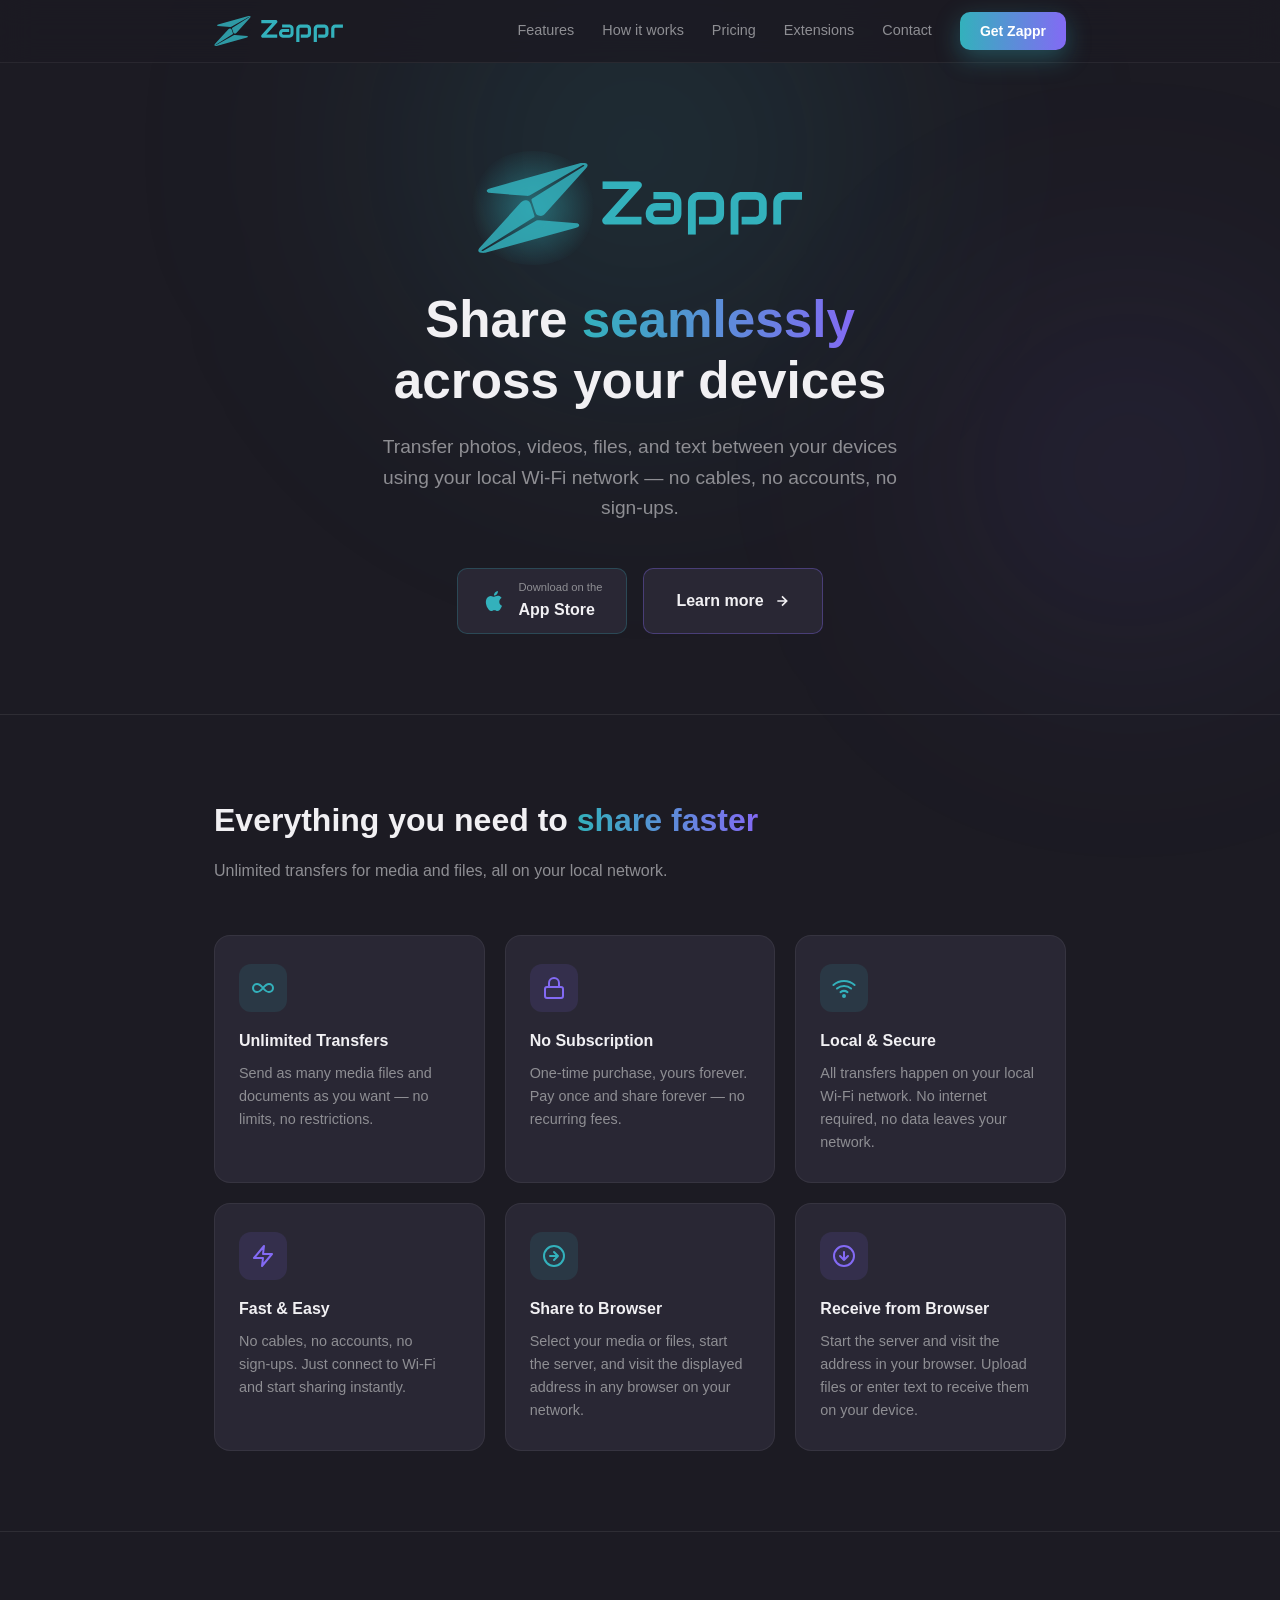
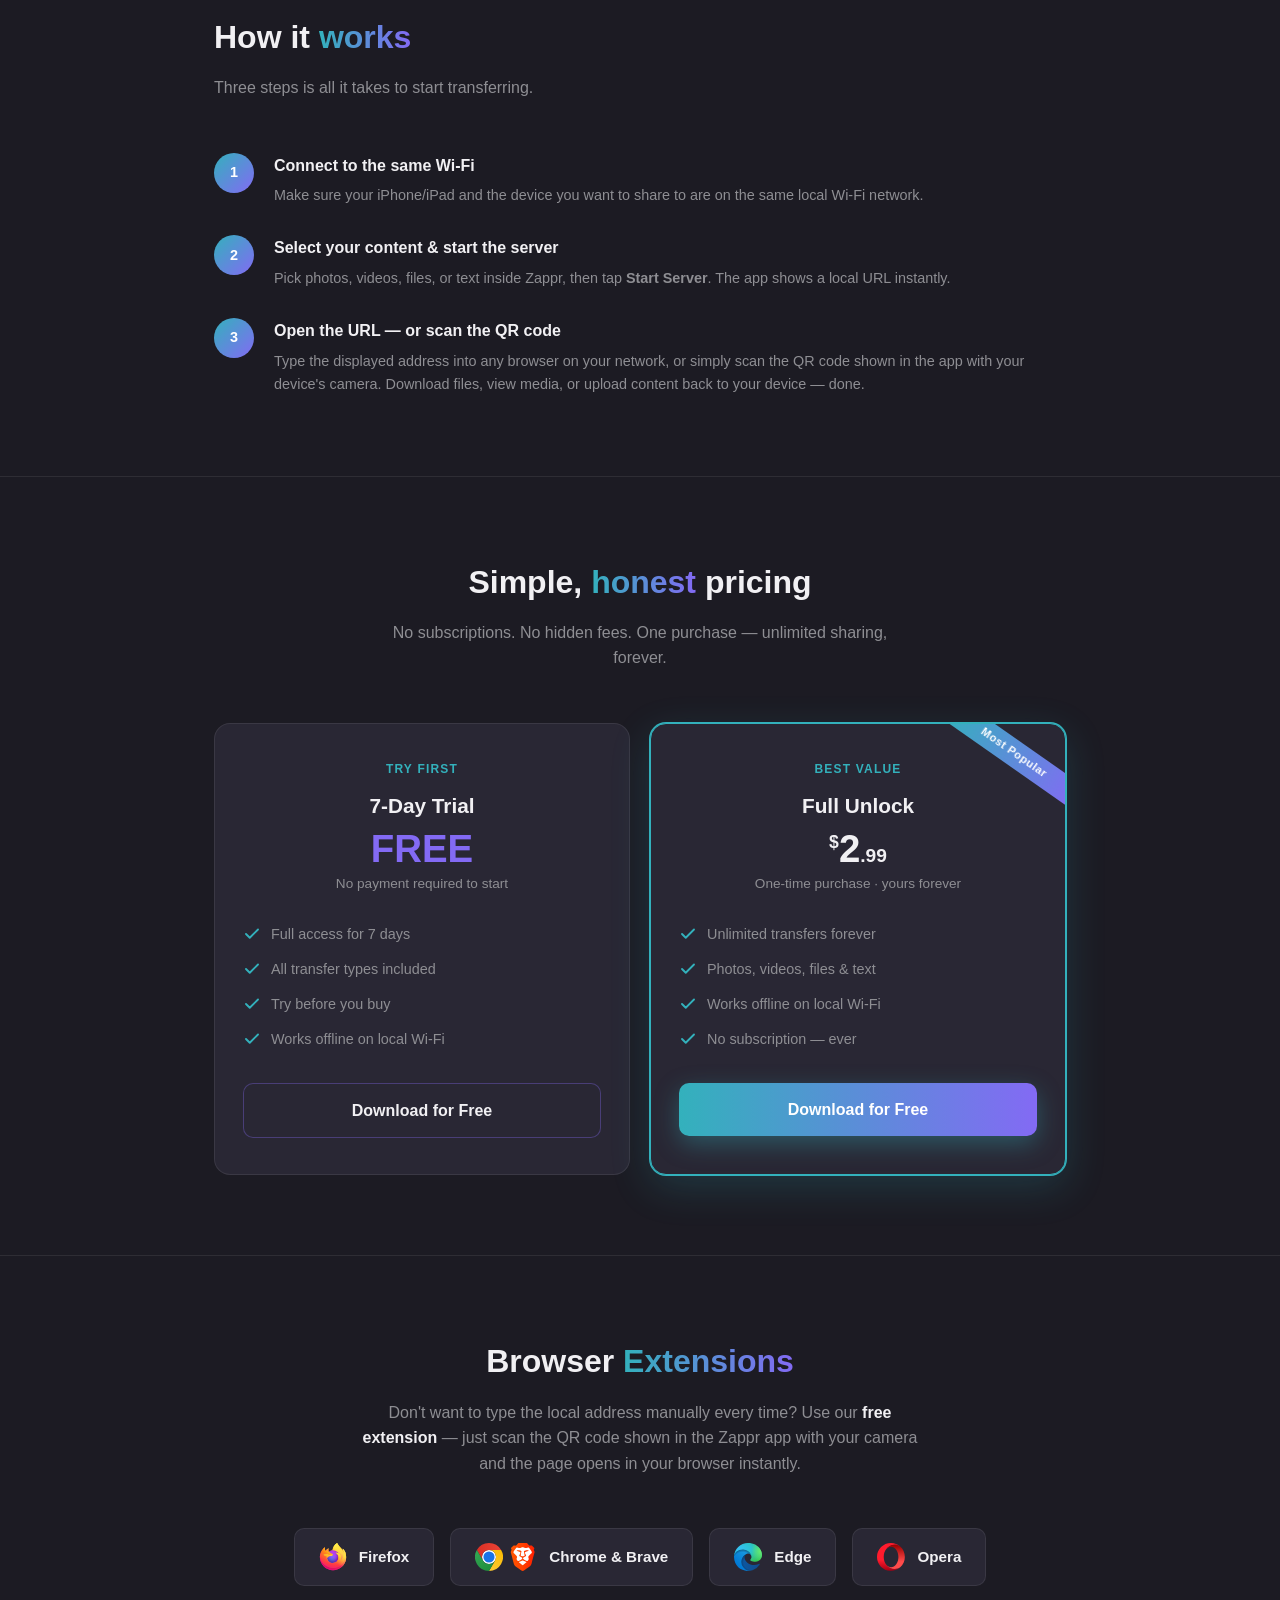
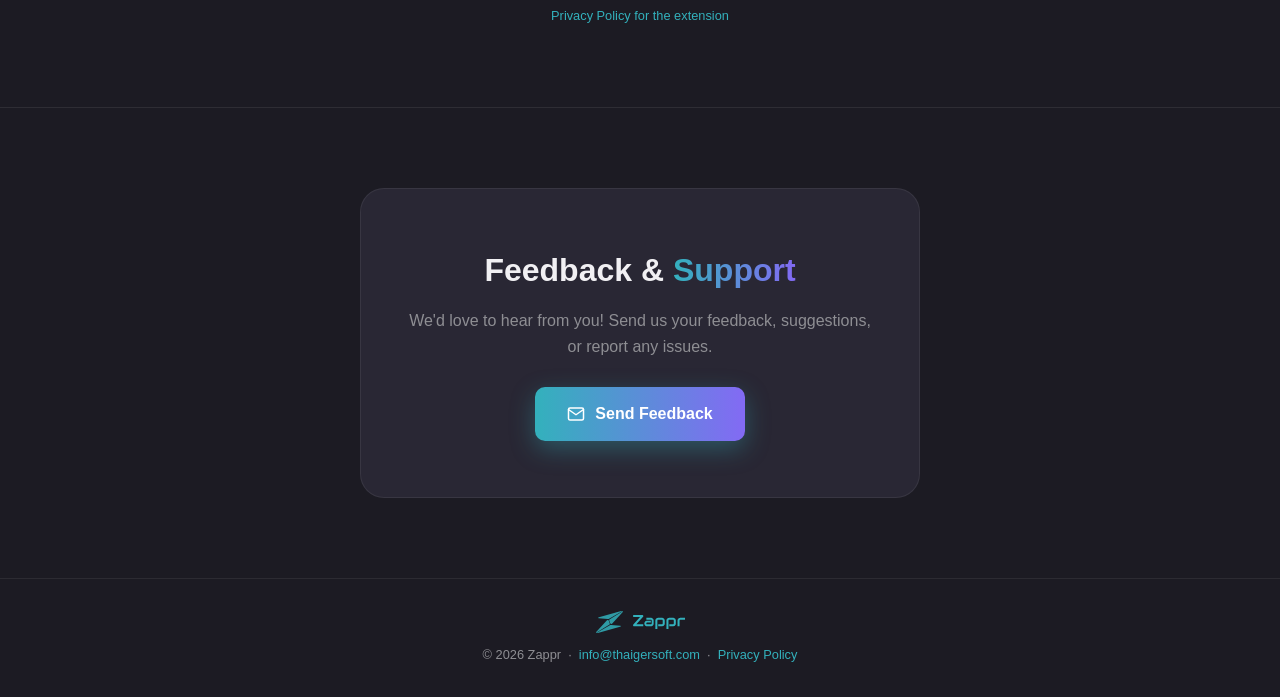
<file: index.html>
<!DOCTYPE html>
<html lang="en">
<head>
  <meta charset="UTF-8" />
  <meta name="viewport" content="width=device-width, initial-scale=1.0" />
  <title>Zappr – Share Seamlessly</title>
  <meta name="description" content="Transfer photos, videos, files, and text between your devices using your local Wi-Fi network. No cables, no accounts, no sign-ups." />

  <link rel="stylesheet" href="style.css" />
</head>

<body>

  <!-- Animated background -->
  <div class="bg-glow" aria-hidden="true"></div>

  <!-- Inline SVG definitions reused throughout the page -->
  <svg width="0" height="0" style="display:none" xmlns="http://www.w3.org/2000/svg">
    <symbol id="zappr-icon" viewBox="0 0 702 576" fill="none">
      <g transform="matrix(1,0,0,1,-120.145,-193.192)">
        <path d="M513.928,531.515C528.583,533.61 540.056,527.445 549.282,516.68L813.386,224.044C817.862,218.894 820.621,214.128 821.22,209.934C822.366,201.916 814.93,195.818 801.698,193.927C794.778,192.938 786.256,192.979 776.576,193.861L194.096,355.767C194.096,355.767 176.395,360.88 175.108,369.885C173.486,381.233 188.753,384.298 188.753,384.298L426.838,403.213C426.838,403.213 439.327,405.303 448.786,401.62L790.767,206.462C793.626,205.36 796.642,206.043 798.52,207.444C800.38,208.969 800.318,210.848 797.646,212.102L469.795,418.846C461.133,422.769 459.923,426.877 462.609,435.693L485.666,505.448C489.991,518.779 494.997,528.809 513.928,531.515Z" fill="currentColor" fill-opacity="0.85"/>
      </g>
      <g transform="matrix(1,0,0,1,-120.145,-193.192)">
        <path d="M428.408,431.274C413.758,429.141 402.269,435.275 393.015,446.015L128.137,737.951C123.648,743.09 120.876,747.848 120.265,752.041C119.098,760.055 126.518,766.173 139.745,768.099C146.662,769.106 155.184,769.088 164.867,768.232L747.773,607.867C747.773,607.867 765.488,602.802 766.799,593.801C768.451,582.456 753.192,579.352 753.192,579.352L515.158,559.806C515.158,559.806 502.674,557.683 493.206,561.34L150.709,755.593C147.847,756.687 144.833,755.996 142.959,754.59C141.103,753.061 141.17,751.182 143.845,749.934L472.243,544.059C480.914,540.159 482.135,536.055 479.472,527.232L456.6,457.416C452.311,444.074 447.331,434.03 428.408,431.274Z" fill="currentColor" fill-opacity="0.85"/>
      </g>
    </symbol>
    <symbol id="zappr-name" viewBox="0 0 1295 348" fill="none">
      <path d="M256.141 16.1562C258.094 20.7135 258.68 25.5312 257.898 30.6094C257.117 35.5573 255.034 39.7891 251.648 43.3047L84.0703 230.219H255.75V281H26.8438C21.8958 281 17.2734 279.633 12.9766 276.898C8.8099 274.034 5.6849 270.323 3.60156 265.766C1.38802 261.208 0.671875 256.456 1.45312 251.508C2.36458 246.56 4.44792 242.263 7.70312 238.617L175.672 51.7031H3.60156V0.921875H232.898C237.846 0.921875 242.404 2.35417 246.57 5.21875C250.867 7.95312 254.057 11.599 256.141 16.1562ZM514.344 211.078C514.344 218.109 513.107 225.727 510.633 233.93C508.159 242.003 504.122 249.555 498.523 256.586C493.055 263.487 485.828 269.281 476.844 273.969C467.99 278.656 457.182 281 444.422 281H352.82C345.789 281 338.172 279.763 329.969 277.289C321.896 274.815 314.344 270.844 307.312 265.375C300.411 259.776 294.617 252.549 289.93 243.695C285.242 234.711 282.898 223.839 282.898 211.078C282.898 204.047 284.135 196.43 286.609 188.227C289.083 180.023 293.055 172.471 298.523 165.57C304.122 158.539 311.349 152.68 320.203 147.992C329.188 143.305 340.06 140.961 352.82 140.961H444.422V189.398H352.82C345.919 189.398 340.581 191.547 336.805 195.844C333.029 200.01 331.141 205.219 331.141 211.469C331.141 218.109 333.289 223.318 337.586 227.094C342.013 230.74 347.221 232.562 353.211 232.562H444.422C451.323 232.562 456.661 230.479 460.438 226.312C464.214 222.146 466.102 216.938 466.102 210.688V139.789C466.102 133.148 464.018 127.875 459.852 123.969C455.815 120.062 450.672 118.109 444.422 118.109H332.898V69.8672H444.422C451.453 69.8672 459.005 71.1042 467.078 73.5781C475.281 76.0521 482.833 80.0885 489.734 85.6875C496.766 91.1562 502.625 98.3828 507.312 107.367C512 116.221 514.344 127.029 514.344 139.789V211.078ZM790.516 209.711C790.516 218.435 789.409 226.312 787.195 233.344C784.982 240.245 782.052 246.365 778.406 251.703C774.76 256.911 770.529 261.404 765.711 265.18C760.893 268.826 755.815 271.82 750.477 274.164C745.268 276.508 739.995 278.266 734.656 279.438C729.318 280.479 724.24 281 719.422 281H627.82V230.219H719.422C726.193 230.219 731.271 228.461 734.656 224.945C738.042 221.43 739.734 216.352 739.734 209.711V141.352C739.734 134.32 737.977 129.112 734.461 125.727C731.076 122.341 726.062 120.648 719.422 120.648H628.211C621.31 120.648 616.102 122.406 612.586 125.922C609.07 129.307 607.312 134.32 607.312 140.961V347.016H556.531V140.961C556.531 132.237 557.638 124.424 559.852 117.523C562.065 110.622 564.995 104.568 568.641 99.3594C572.417 94.0208 576.714 89.5286 581.531 85.8828C586.349 82.1068 591.362 79.0469 596.57 76.7031C601.909 74.3594 607.247 72.6667 612.586 71.625C618.055 70.4531 623.133 69.8672 627.82 69.8672H719.422C728.146 69.8672 735.958 70.974 742.859 73.1875C749.76 75.401 755.815 78.3307 761.023 81.9766C766.362 85.6224 770.854 89.8542 774.5 94.6719C778.276 99.4896 781.336 104.568 783.68 109.906C786.023 115.115 787.716 120.388 788.758 125.727C789.93 131.065 790.516 136.143 790.516 140.961V209.711ZM1066.69 209.711C1066.69 218.435 1065.58 226.312 1063.37 233.344C1061.15 240.245 1058.22 246.365 1054.58 251.703C1050.93 256.911 1046.7 261.404 1041.88 265.18C1037.07 268.826 1031.99 271.82 1026.65 274.164C1021.44 276.508 1016.17 278.266 1010.83 279.438C1005.49 280.479 1000.41 281 995.594 281H903.992V230.219H995.594C1002.36 230.219 1007.44 228.461 1010.83 224.945C1014.21 221.43 1015.91 216.352 1015.91 209.711V141.352C1015.91 134.32 1014.15 129.112 1010.63 125.727C1007.25 122.341 1002.23 120.648 995.594 120.648H904.383C897.482 120.648 892.273 122.406 888.758 125.922C885.242 129.307 883.484 134.32 883.484 140.961V347.016H832.703V140.961C832.703 132.237 833.81 124.424 836.023 117.523C838.237 110.622 841.167 104.568 844.812 99.3594C848.589 94.0208 852.885 89.5286 857.703 85.8828C862.521 82.1068 867.534 79.0469 872.742 76.7031C878.081 74.3594 883.419 72.6667 888.758 71.625C894.227 70.4531 899.305 69.8672 903.992 69.8672H995.594C1004.32 69.8672 1012.13 70.974 1019.03 73.1875C1025.93 75.401 1031.99 78.3307 1037.2 81.9766C1042.53 85.6224 1047.03 89.8542 1050.67 94.6719C1054.45 99.4896 1057.51 104.568 1059.85 109.906C1062.2 115.115 1063.89 120.388 1064.93 125.727C1066.1 131.065 1066.69 136.143 1066.69 140.961V209.711ZM1294.81 120.648H1180.55C1173.65 120.648 1168.45 122.406 1164.93 125.922C1161.41 129.307 1159.66 134.32 1159.66 140.961V281H1108.88V140.961C1108.88 132.237 1109.98 124.424 1112.2 117.523C1114.41 110.622 1117.34 104.568 1120.98 99.3594C1124.76 94.0208 1129.06 89.5286 1133.88 85.8828C1138.69 82.1068 1143.71 79.0469 1148.91 76.7031C1154.25 74.3594 1159.59 72.6667 1164.93 71.625C1170.4 70.4531 1175.48 69.8672 1180.16 69.8672H1294.81V120.648Z" fill="currentColor"/>
    </symbol>
  </svg>

  <!-- ─── NAV ─────────────────────────────────── -->
  <nav>
    <div class="container inner">
      <a href="#" class="nav-logo">
        <svg class="icon" viewBox="0 0 702 576" width="37" height="30" aria-label="Zappr icon"><use href="#zappr-icon"/></svg>
        <svg class="name" viewBox="0 0 1295 348" width="82" height="22" aria-label="Zappr"><use href="#zappr-name"/></svg>
      </a>
      <div class="nav-links">
        <a href="#features"    class="nav-link">Features</a>
        <a href="#how"         class="nav-link">How it works</a>
        <a href="#pricing"     class="nav-link">Pricing</a>
        <a href="#extensions"  class="nav-link">Extensions</a>
        <a href="#contact"     class="nav-link">Contact</a>
        <a href="https://apps.apple.com/app/6746931019" class="btn btn-primary nav-cta" target="_blank" rel="noopener noreferrer">Get Zappr</a>
      </div>
    </div>
  </nav>

  <!-- ─── HERO ─────────────────────────────────── -->
  <section id="hero">
    <div class="container">
      <div class="hero-logo">
        <div class="icon-wrap">
          <div class="glow"></div>
          <svg viewBox="0 0 702 576" width="110" height="90" aria-label="Zappr icon"><use href="#zappr-icon"/></svg>
        </div>
        <svg class="name-img" viewBox="0 0 1295 348" width="200" height="54" aria-label="Zappr"><use href="#zappr-name"/></svg>
      </div>

      <h1>
        Share <span class="gradient-text">seamlessly</span><br/>across your devices
      </h1>
      <p class="sub">
        Transfer photos, videos, files, and text between your devices
        using your local Wi‑Fi network — no cables, no accounts, no sign‑ups.
      </p>

      <div class="hero-actions">
        <!-- Replace href with your actual App Store link -->
        <a href="https://apps.apple.com/app/6746931019" class="appstore-badge" target="_blank" rel="noopener noreferrer">
          <svg viewBox="0 0 24 24" fill="currentColor" style="color:var(--teal)">
            <path d="M18.71 19.5c-.83 1.24-1.71 2.45-3.05 2.47-1.34.03-1.77-.79-3.29-.79-1.53 0-2 .77-3.27.82-1.31.05-2.3-1.32-3.14-2.53C4.25 17 2.94 12.45 4.7 9.39c.87-1.52 2.43-2.48 4.12-2.51 1.28-.02 2.5.87 3.29.87.78 0 2.26-1.07 3.8-.91.65.03 2.47.26 3.64 1.98l-.09.06c-.22.15-2.18 1.27-2.16 3.8.02 3.02 2.65 4.03 2.68 4.04-.03.07-.42 1.44-1.37 2.68M13 3.5c.73-.83 1.94-1.46 2.94-1.5.13 1.17-.34 2.35-1.04 3.19-.69.85-1.83 1.51-2.95 1.42-.15-1.15.41-2.35 1.05-3.11z"/>
          </svg>
          <div class="badge-text">
            <span class="sub">Download on the</span>
            <span class="main">App Store</span>
          </div>
        </a>

        <a href="#features" class="btn btn-secondary">
          Learn more
          <svg width="16" height="16" viewBox="0 0 24 24" fill="none" stroke="currentColor" stroke-width="2.5">
            <path d="M5 12h14M12 5l7 7-7 7"/>
          </svg>
        </a>
      </div>
    </div>
  </section>

  <hr class="divider" />

  <!-- ─── FEATURES ──────────────────────────────── -->
  <section id="features">
    <div class="container">
      <h2>Everything you need to <span class="gradient-text">share faster</span></h2>
      <p class="section-sub">Unlimited transfers for media and files, all on your local network.</p>

      <div class="features-grid">

        <div class="feature-card">
          <div class="feature-icon">
            <!-- Infinity / Unlimited -->
            <svg viewBox="0 0 24 24" fill="none" stroke="currentColor" stroke-width="2" stroke-linecap="round" stroke-linejoin="round">
              <path d="M12 12c-2-2.5-4-4-6-4a4 4 0 0 0 0 8c2 0 4-1.5 6-4z"/>
              <path d="M12 12c2 2.5 4 4 6 4a4 4 0 0 0 0-8c-2 0-4 1.5-6 4z"/>
            </svg>
          </div>
          <h3>Unlimited Transfers</h3>
          <p>Send as many media files and documents as you want — no limits, no restrictions.</p>
        </div>

        <div class="feature-card">
          <div class="feature-icon violet">
            <!-- Lock / No subscription -->
            <svg viewBox="0 0 24 24" fill="none" stroke="currentColor" stroke-width="2" stroke-linecap="round" stroke-linejoin="round">
              <rect x="3" y="11" width="18" height="11" rx="2" ry="2"/>
              <path d="M7 11V7a5 5 0 0 1 10 0v4"/>
            </svg>
          </div>
          <h3>No Subscription</h3>
          <p>One‑time purchase, yours forever. Pay once and share forever — no recurring fees.</p>
        </div>

        <div class="feature-card">
          <div class="feature-icon">
            <!-- WiFi -->
            <svg viewBox="0 0 24 24" fill="none" stroke="currentColor" stroke-width="2" stroke-linecap="round" stroke-linejoin="round">
              <path d="M5 12.55a11 11 0 0 1 14.08 0"/>
              <path d="M1.42 9a16 16 0 0 1 21.16 0"/>
              <path d="M8.53 16.11a6 6 0 0 1 6.95 0"/>
              <circle cx="12" cy="20" r="1" fill="currentColor"/>
            </svg>
          </div>
          <h3>Local &amp; Secure</h3>
          <p>All transfers happen on your local Wi‑Fi network. No internet required, no data leaves your network.</p>
        </div>

        <div class="feature-card">
          <div class="feature-icon violet">
            <!-- Bolt / Fast -->
            <svg viewBox="0 0 24 24" fill="none" stroke="currentColor" stroke-width="2" stroke-linecap="round" stroke-linejoin="round">
              <polygon points="13 2 3 14 12 14 11 22 21 10 12 10 13 2"/>
            </svg>
          </div>
          <h3>Fast &amp; Easy</h3>
          <p>No cables, no accounts, no sign‑ups. Just connect to Wi‑Fi and start sharing instantly.</p>
        </div>

        <div class="feature-card">
          <div class="feature-icon">
            <!-- Arrow right / Share to browser -->
            <svg viewBox="0 0 24 24" fill="none" stroke="currentColor" stroke-width="2" stroke-linecap="round" stroke-linejoin="round">
              <circle cx="12" cy="12" r="10"/>
              <path d="M12 8l4 4-4 4M8 12h8"/>
            </svg>
          </div>
          <h3>Share to Browser</h3>
          <p>Select your media or files, start the server, and visit the displayed address in any browser on your network.</p>
        </div>

        <div class="feature-card">
          <div class="feature-icon violet">
            <!-- Arrow down / Receive -->
            <svg viewBox="0 0 24 24" fill="none" stroke="currentColor" stroke-width="2" stroke-linecap="round" stroke-linejoin="round">
              <circle cx="12" cy="12" r="10"/>
              <path d="M8 12l4 4 4-4M12 8v8"/>
            </svg>
          </div>
          <h3>Receive from Browser</h3>
          <p>Start the server and visit the address in your browser. Upload files or enter text to receive them on your device.</p>
        </div>

      </div>
    </div>
  </section>

  <hr class="divider" />

  <!-- ─── HOW IT WORKS ──────────────────────────── -->
  <section id="how">
    <div class="container">
      <h2>How it <span class="gradient-text">works</span></h2>
      <p class="section-sub">Three steps is all it takes to start transferring.</p>

      <div class="steps">
        <div class="step">
          <div class="step-num">1</div>
          <div class="step-body">
            <h3>Connect to the same Wi‑Fi</h3>
            <p>Make sure your iPhone/iPad and the device you want to share to are on the same local Wi‑Fi network.</p>
          </div>
        </div>
        <div class="step">
          <div class="step-num">2</div>
          <div class="step-body">
            <h3>Select your content &amp; start the server</h3>
            <p>Pick photos, videos, files, or text inside Zappr, then tap <strong>Start Server</strong>. The app shows a local URL instantly.</p>
          </div>
        </div>
        <div class="step">
          <div class="step-num">3</div>
          <div class="step-body">
            <h3>Open the URL — or scan the QR code</h3>
            <p>Type the displayed address into any browser on your network, or simply scan the QR code shown in the app with your device's camera. Download files, view media, or upload content back to your device — done.</p>
          </div>
        </div>
      </div>
    </div>
  </section>

  <hr class="divider" />

  <!-- ─── PRICING ───────────────────────────────── -->
  <section id="pricing">
    <div class="container">
      <h2>Simple, <span class="gradient-text">honest</span> pricing</h2>
      <p class="section-sub" style="margin:0 auto 0; text-align:center;">
        No subscriptions. No hidden fees. One purchase — unlimited sharing, forever.
      </p>

      <div class="pricing-grid">

        <!-- Trial -->
        <div class="pricing-card">
          <div class="pricing-label">Try first</div>
          <h3>7‑Day Trial</h3>
          <div class="pricing-price" style="color:var(--violet)">FREE</div>
          <p class="pricing-note">No payment required to start</p>
          <ul class="pricing-features">
            <li>
              <svg viewBox="0 0 24 24" fill="none" stroke="currentColor" stroke-width="2.5" stroke-linecap="round" stroke-linejoin="round">
                <polyline points="20 6 9 17 4 12"/>
              </svg>
              Full access for 7 days
            </li>
            <li>
              <svg viewBox="0 0 24 24" fill="none" stroke="currentColor" stroke-width="2.5" stroke-linecap="round" stroke-linejoin="round">
                <polyline points="20 6 9 17 4 12"/>
              </svg>
              All transfer types included
            </li>
            <li>
              <svg viewBox="0 0 24 24" fill="none" stroke="currentColor" stroke-width="2.5" stroke-linecap="round" stroke-linejoin="round">
                <polyline points="20 6 9 17 4 12"/>
              </svg>
              Try before you buy
            </li>
            <li>
              <svg viewBox="0 0 24 24" fill="none" stroke="currentColor" stroke-width="2.5" stroke-linecap="round" stroke-linejoin="round">
                <polyline points="20 6 9 17 4 12"/>
              </svg>
              Works offline on local Wi‑Fi
            </li>
          </ul>
          <a href="https://apps.apple.com/app/6746931019" class="btn btn-secondary" target="_blank" rel="noopener noreferrer">Download for Free</a>
        </div>

        <!-- Full Unlock -->
        <div class="pricing-card featured">
          <div class="pricing-label">Best value</div>
          <h3>Full Unlock</h3>
          <div class="pricing-price">
            <span class="currency">$</span>2<span style="font-size:1.2rem">.99</span>
          </div>
          <p class="pricing-note">One‑time purchase · yours forever</p>
          <ul class="pricing-features">
            <li>
              <svg viewBox="0 0 24 24" fill="none" stroke="currentColor" stroke-width="2.5" stroke-linecap="round" stroke-linejoin="round">
                <polyline points="20 6 9 17 4 12"/>
              </svg>
              Unlimited transfers forever
            </li>
            <li>
              <svg viewBox="0 0 24 24" fill="none" stroke="currentColor" stroke-width="2.5" stroke-linecap="round" stroke-linejoin="round">
                <polyline points="20 6 9 17 4 12"/>
              </svg>
              Photos, videos, files &amp; text
            </li>
            <li>
              <svg viewBox="0 0 24 24" fill="none" stroke="currentColor" stroke-width="2.5" stroke-linecap="round" stroke-linejoin="round">
                <polyline points="20 6 9 17 4 12"/>
              </svg>
              Works offline on local Wi‑Fi
            </li>
            <li>
              <svg viewBox="0 0 24 24" fill="none" stroke="currentColor" stroke-width="2.5" stroke-linecap="round" stroke-linejoin="round">
                <polyline points="20 6 9 17 4 12"/>
              </svg>
              No subscription — ever
            </li>
          </ul>
          <a href="https://apps.apple.com/app/6746931019" class="btn btn-primary" target="_blank" rel="noopener noreferrer">Download for Free</a>
        </div>

      </div>
    </div>
  </section>

  <hr class="divider" />

  <!-- ─── EXTENSIONS ──────────────────────────────── -->
  <section id="extensions">
    <div class="container" style="text-align:center;">
      <h2>Browser <span class="gradient-text">Extensions</span></h2>
      <p class="section-sub" style="max-width:580px;margin-left:auto;margin-right:auto;text-align:center;">
        Don't want to type the local address manually every time? Use our <strong style="color:var(--white);">free extension</strong> — just scan the QR code shown in the Zappr app with your camera and the page opens in your browser instantly.
      </p>

      <div class="ext-buttons">

        <!-- Firefox -->
        <a href="https://addons.mozilla.org/en-US/firefox/addon/zappr-qr-scanner/" class="ext-btn" target="_blank" rel="noopener noreferrer">
          <span class="ext-icons">
            <img src="assets/Firefox.svg" alt="Firefox" />
          </span>
          Firefox
        </a>

        <!-- Chrome & Brave (same store) -->
        <a href="https://chromewebstore.google.com/detail/ggffdnccgcdaphaalkkifnkjdjjogdol?utm_source=item-share-cb" class="ext-btn" target="_blank" rel="noopener noreferrer">
          <span class="ext-icons">
            <img src="assets/Chrome.svg" alt="Chrome" />
            <img src="assets/Brave.svg"  alt="Brave"  />
          </span>
          Chrome &amp; Brave
        </a>

        <!-- Edge -->
        <a href="https://microsoftedge.microsoft.com/addons/detail/olebcbhmahekffmmkpenmldmmkjkdnjj" class="ext-btn" target="_blank" rel="noopener noreferrer">
          <span class="ext-icons">
            <img src="assets/Edge.svg" alt="Edge" />
          </span>
          Edge
        </a>

        <!-- Opera -->
        <a href="assets/zappr-qr-scanner-opera.zip" class="ext-btn" download>
          <span class="ext-icons">
            <img src="assets/Opera.svg" alt="Opera" />
          </span>
          Opera
        </a>

      </div>

      <p class="ext-note">
        <a href="privacy-extension.html">Privacy Policy for the extension</a>
      </p>
    </div>
  </section>

  <hr class="divider" />

  <!-- ─── CONTACT ───────────────────────────────── -->
  <section id="contact">
    <div class="container">
      <div class="contact-box">
        <h2>Feedback &amp; <span class="gradient-text">Support</span></h2>
        <p>We'd love to hear from you! Send us your feedback, suggestions, or report any issues.</p>
        <a href="mailto:info@thaigersoft.com?subject=Zappr%20Feedback&body=Hi%20Zappr%20Team%2C%0A%0A"
           class="btn btn-primary">
          <svg width="18" height="18" viewBox="0 0 24 24" fill="none" stroke="currentColor" stroke-width="2" stroke-linecap="round" stroke-linejoin="round">
            <path d="M4 4h16c1.1 0 2 .9 2 2v12c0 1.1-.9 2-2 2H4c-1.1 0-2-.9-2-2V6c0-1.1.9-2 2-2z"/>
            <polyline points="22,6 12,13 2,6"/>
          </svg>
          Send Feedback
        </a>
      </div>
    </div>
  </section>

  <!-- ─── FOOTER ────────────────────────────────── -->
  <footer>
    <div class="container">
      <div class="foot-logo">
        <svg class="icon" viewBox="0 0 702 576" width="27" height="22" aria-label="Zappr icon"><use href="#zappr-icon"/></svg>
        <svg class="name" viewBox="0 0 1295 348" width="52" height="14" aria-label="Zappr"><use href="#zappr-name"/></svg>
      </div>
      <p>
        &copy; 2026 Zappr &nbsp;·&nbsp;
        <a href="mailto:info@thaigersoft.com">info@thaigersoft.com</a>
        &nbsp;·&nbsp;
        <a href="privacy.html">Privacy Policy</a>
      </p>
    </div>
  </footer>

</body>
</html>
</file>
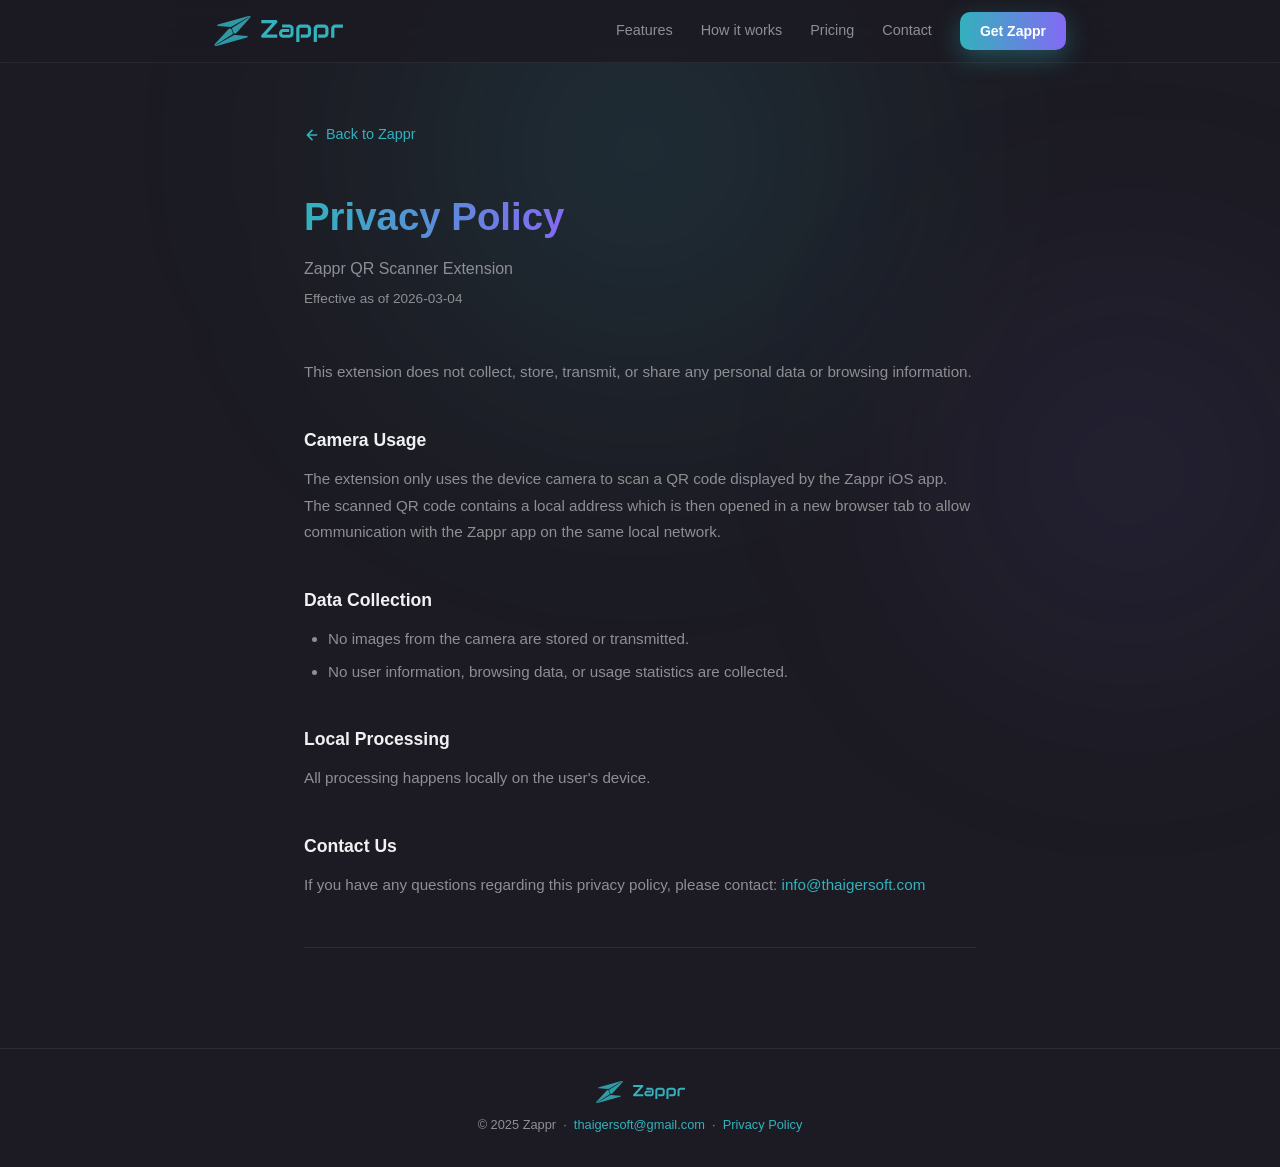
<file: privacy-extension.html>
<!DOCTYPE html>
<html lang="en">
<head>
  <meta charset="UTF-8" />
  <meta name="viewport" content="width=device-width, initial-scale=1.0" />
  <title>Privacy Policy – Zappr QR Scanner Extension</title>
  <link rel="stylesheet" href="style.css" />
  <style>
    .privacy-wrap {
      max-width: 720px;
      margin: 0 auto;
      padding: 60px 24px 100px;
    }
    .privacy-wrap h1 {
      font-size: clamp(1.8rem, 4vw, 2.4rem);
      font-weight: 700;
      margin-bottom: 8px;
    }
    .privacy-wrap .effective {
      color: var(--gray);
      font-size: 0.85rem;
      margin-bottom: 48px;
    }
    .privacy-wrap h2 {
      font-size: 1.1rem;
      font-weight: 700;
      color: var(--white);
      margin-top: 40px;
      margin-bottom: 12px;
    }
    .privacy-wrap p {
      color: var(--gray);
      font-size: 0.95rem;
      line-height: 1.75;
      margin-bottom: 16px;
    }
    .privacy-wrap ul {
      list-style: disc;
      padding-left: 24px;
      margin-bottom: 16px;
    }
    .privacy-wrap ul li {
      color: var(--gray);
      font-size: 0.95rem;
      line-height: 1.75;
      margin-bottom: 6px;
    }
    .privacy-wrap a {
      color: var(--teal);
      text-decoration: none;
    }
    .privacy-wrap a:hover { text-decoration: underline; }
    .privacy-wrap hr {
      border: none;
      border-top: 1px solid rgba(255,255,255,0.08);
      margin: 48px 0 0;
    }
    .back-link {
      display: inline-flex;
      align-items: center;
      gap: 6px;
      color: var(--gray);
      text-decoration: none;
      font-size: 0.9rem;
      margin-bottom: 40px;
      transition: color 0.2s;
    }
    .back-link:hover { color: var(--teal); }
    .back-link svg { width: 16px; height: 16px; }
  </style>
</head>

<body>

  <div class="bg-glow" aria-hidden="true"></div>

  <!-- Inline SVG symbols (reused for nav/footer) -->
  <svg width="0" height="0" style="display:none" xmlns="http://www.w3.org/2000/svg">
    <symbol id="zappr-icon" viewBox="0 0 702 576" fill="none">
      <g transform="matrix(1,0,0,1,-120.145,-193.192)">
        <path d="M513.928,531.515C528.583,533.61 540.056,527.445 549.282,516.68L813.386,224.044C817.862,218.894 820.621,214.128 821.22,209.934C822.366,201.916 814.93,195.818 801.698,193.927C794.778,192.938 786.256,192.979 776.576,193.861L194.096,355.767C194.096,355.767 176.395,360.88 175.108,369.885C173.486,381.233 188.753,384.298 188.753,384.298L426.838,403.213C426.838,403.213 439.327,405.303 448.786,401.62L790.767,206.462C793.626,205.36 796.642,206.043 798.52,207.444C800.38,208.969 800.318,210.848 797.646,212.102L469.795,418.846C461.133,422.769 459.923,426.877 462.609,435.693L485.666,505.448C489.991,518.779 494.997,528.809 513.928,531.515Z" fill="currentColor" fill-opacity="0.85"/>
      </g>
      <g transform="matrix(1,0,0,1,-120.145,-193.192)">
        <path d="M428.408,431.274C413.758,429.141 402.269,435.275 393.015,446.015L128.137,737.951C123.648,743.09 120.876,747.848 120.265,752.041C119.098,760.055 126.518,766.173 139.745,768.099C146.662,769.106 155.184,769.088 164.867,768.232L747.773,607.867C747.773,607.867 765.488,602.802 766.799,593.801C768.451,582.456 753.192,579.352 753.192,579.352L515.158,559.806C515.158,559.806 502.674,557.683 493.206,561.34L150.709,755.593C147.847,756.687 144.833,755.996 142.959,754.59C141.103,753.061 141.17,751.182 143.845,749.934L472.243,544.059C480.914,540.159 482.135,536.055 479.472,527.232L456.6,457.416C452.311,444.074 447.331,434.03 428.408,431.274Z" fill="currentColor" fill-opacity="0.85"/>
      </g>
    </symbol>
    <symbol id="zappr-name" viewBox="0 0 1295 348" fill="none">
      <path d="M256.141 16.1562C258.094 20.7135 258.68 25.5312 257.898 30.6094C257.117 35.5573 255.034 39.7891 251.648 43.3047L84.0703 230.219H255.75V281H26.8438C21.8958 281 17.2734 279.633 12.9766 276.898C8.8099 274.034 5.6849 270.323 3.60156 265.766C1.38802 261.208 0.671875 256.456 1.45312 251.508C2.36458 246.56 4.44792 242.263 7.70312 238.617L175.672 51.7031H3.60156V0.921875H232.898C237.846 0.921875 242.404 2.35417 246.57 5.21875C250.867 7.95312 254.057 11.599 256.141 16.1562ZM514.344 211.078C514.344 218.109 513.107 225.727 510.633 233.93C508.159 242.003 504.122 249.555 498.523 256.586C493.055 263.487 485.828 269.281 476.844 273.969C467.99 278.656 457.182 281 444.422 281H352.82C345.789 281 338.172 279.763 329.969 277.289C321.896 274.815 314.344 270.844 307.312 265.375C300.411 259.776 294.617 252.549 289.93 243.695C285.242 234.711 282.898 223.839 282.898 211.078C282.898 204.047 284.135 196.43 286.609 188.227C289.083 180.023 293.055 172.471 298.523 165.57C304.122 158.539 311.349 152.68 320.203 147.992C329.188 143.305 340.06 140.961 352.82 140.961H444.422V189.398H352.82C345.919 189.398 340.581 191.547 336.805 195.844C333.029 200.01 331.141 205.219 331.141 211.469C331.141 218.109 333.289 223.318 337.586 227.094C342.013 230.74 347.221 232.562 353.211 232.562H444.422C451.323 232.562 456.661 230.479 460.438 226.312C464.214 222.146 466.102 216.938 466.102 210.688V139.789C466.102 133.148 464.018 127.875 459.852 123.969C455.815 120.062 450.672 118.109 444.422 118.109H332.898V69.8672H444.422C451.453 69.8672 459.005 71.1042 467.078 73.5781C475.281 76.0521 482.833 80.0885 489.734 85.6875C496.766 91.1562 502.625 98.3828 507.312 107.367C512 116.221 514.344 127.029 514.344 139.789V211.078ZM790.516 209.711C790.516 218.435 789.409 226.312 787.195 233.344C784.982 240.245 782.052 246.365 778.406 251.703C774.76 256.911 770.529 261.404 765.711 265.18C760.893 268.826 755.815 271.82 750.477 274.164C745.268 276.508 739.995 278.266 734.656 279.438C729.318 280.479 724.24 281 719.422 281H627.82V230.219H719.422C726.193 230.219 731.271 228.461 734.656 224.945C738.042 221.43 739.734 216.352 739.734 209.711V141.352C739.734 134.32 737.977 129.112 734.461 125.727C731.076 122.341 726.062 120.648 719.422 120.648H628.211C621.31 120.648 616.102 122.406 612.586 125.922C609.07 129.307 607.312 134.32 607.312 140.961V347.016H556.531V140.961C556.531 132.237 557.638 124.424 559.852 117.523C562.065 110.622 564.995 104.568 568.641 99.3594C572.417 94.0208 576.714 89.5286 581.531 85.8828C586.349 82.1068 591.362 79.0469 596.57 76.7031C601.909 74.3594 607.247 72.6667 612.586 71.625C618.055 70.4531 623.133 69.8672 627.82 69.8672H719.422C728.146 69.8672 735.958 70.974 742.859 73.1875C749.76 75.401 755.815 78.3307 761.023 81.9766C766.362 85.6224 770.854 89.8542 774.5 94.6719C778.276 99.4896 781.336 104.568 783.68 109.906C786.023 115.115 787.716 120.388 788.758 125.727C789.93 131.065 790.516 136.143 790.516 140.961V209.711ZM1066.69 209.711C1066.69 218.435 1065.58 226.312 1063.37 233.344C1061.15 240.245 1058.22 246.365 1054.58 251.703C1050.93 256.911 1046.7 261.404 1041.88 265.18C1037.07 268.826 1031.99 271.82 1026.65 274.164C1021.44 276.508 1016.17 278.266 1010.83 279.438C1005.49 280.479 1000.41 281 995.594 281H903.992V230.219H995.594C1002.36 230.219 1007.44 228.461 1010.83 224.945C1014.21 221.43 1015.91 216.352 1015.91 209.711V141.352C1015.91 134.32 1014.15 129.112 1010.63 125.727C1007.25 122.341 1002.23 120.648 995.594 120.648H904.383C897.482 120.648 892.273 122.406 888.758 125.922C885.242 129.307 883.484 134.32 883.484 140.961V347.016H832.703V140.961C832.703 132.237 833.81 124.424 836.023 117.523C838.237 110.622 841.167 104.568 844.812 99.3594C848.589 94.0208 852.885 89.5286 857.703 85.8828C862.521 82.1068 867.534 79.0469 872.742 76.7031C878.081 74.3594 883.419 72.6667 888.758 71.625C894.227 70.4531 899.305 69.8672 903.992 69.8672H995.594C1004.32 69.8672 1012.13 70.974 1019.03 73.1875C1025.93 75.401 1031.99 78.3307 1037.2 81.9766C1042.53 85.6224 1047.03 89.8542 1050.67 94.6719C1054.45 99.4896 1057.51 104.568 1059.85 109.906C1062.2 115.115 1063.89 120.388 1064.93 125.727C1066.1 131.065 1066.69 136.143 1066.69 140.961V209.711ZM1294.81 120.648H1180.55C1173.65 120.648 1168.45 122.406 1164.93 125.922C1161.41 129.307 1159.66 134.32 1159.66 140.961V281H1108.88V140.961C1108.88 132.237 1109.98 124.424 1112.2 117.523C1114.41 110.622 1117.34 104.568 1120.98 99.3594C1124.76 94.0208 1129.06 89.5286 1133.88 85.8828C1138.69 82.1068 1143.71 79.0469 1148.91 76.7031C1154.25 74.3594 1159.59 72.6667 1164.93 71.625C1170.4 70.4531 1175.48 69.8672 1180.16 69.8672H1294.81V120.648Z" fill="currentColor"/>
    </symbol>
  </svg>

  <!-- NAV -->
  <nav>
    <div class="container inner">
      <a href="index.html" class="nav-logo">
        <svg class="icon" viewBox="0 0 702 576" width="37" height="30" aria-label="Zappr icon"><use href="#zappr-icon"/></svg>
        <svg class="name" viewBox="0 0 1295 348" width="82" height="22" aria-label="Zappr"><use href="#zappr-name"/></svg>
      </a>
      <div class="nav-links">
        <a href="index.html#features" class="nav-link">Features</a>
        <a href="index.html#how"      class="nav-link">How it works</a>
        <a href="index.html#pricing"  class="nav-link">Pricing</a>
        <a href="index.html#contact"  class="nav-link">Contact</a>
        <a href="index.html#pricing"  class="btn btn-primary nav-cta">Get Zappr</a>
      </div>
    </div>
  </nav>

  <!-- CONTENT -->
  <div class="privacy-wrap" style="position:relative;z-index:1;">

    <a href="index.html" class="back-link">
      <svg viewBox="0 0 24 24" fill="none" stroke="currentColor" stroke-width="2.5" stroke-linecap="round" stroke-linejoin="round">
        <path d="M19 12H5M12 5l-7 7 7 7"/>
      </svg>
      Back to Zappr
    </a>

    <h1><span class="gradient-text">Privacy Policy</span></h1>
    <p style="color:var(--gray);font-size:1rem;margin-bottom:4px;">Zappr QR Scanner Extension</p>
    <p class="effective">Effective as of 2026-03-04</p>

    <p>This extension does not collect, store, transmit, or share any personal data or browsing information.</p>

    <h2>Camera Usage</h2>
    <p>The extension only uses the device camera to scan a QR code displayed by the Zappr iOS app. The scanned QR code contains a local address which is then opened in a new browser tab to allow communication with the Zappr app on the same local network.</p>

    <h2>Data Collection</h2>
    <ul>
      <li>No images from the camera are stored or transmitted.</li>
      <li>No user information, browsing data, or usage statistics are collected.</li>
    </ul>

    <h2>Local Processing</h2>
    <p>All processing happens locally on the user's device.</p>

    <h2>Contact Us</h2>
    <p>If you have any questions regarding this privacy policy, please contact: <a href="mailto:info@thaigersoft.com">info@thaigersoft.com</a></p>

    <hr />
  </div>

  <!-- FOOTER -->
  <footer>
    <div class="container">
      <div class="foot-logo">
        <svg class="icon" viewBox="0 0 702 576" width="27" height="22" aria-label="Zappr icon"><use href="#zappr-icon"/></svg>
        <svg class="name" viewBox="0 0 1295 348" width="52" height="14" aria-label="Zappr"><use href="#zappr-name"/></svg>
      </div>
      <p>
        &copy; 2025 Zappr &nbsp;·&nbsp;
        <a href="mailto:thaigersoft@gmail.com">thaigersoft@gmail.com</a>
        &nbsp;·&nbsp;
        <a href="privacy.html">Privacy Policy</a>
      </p>
    </div>
  </footer>

</body>
</html>
</file>
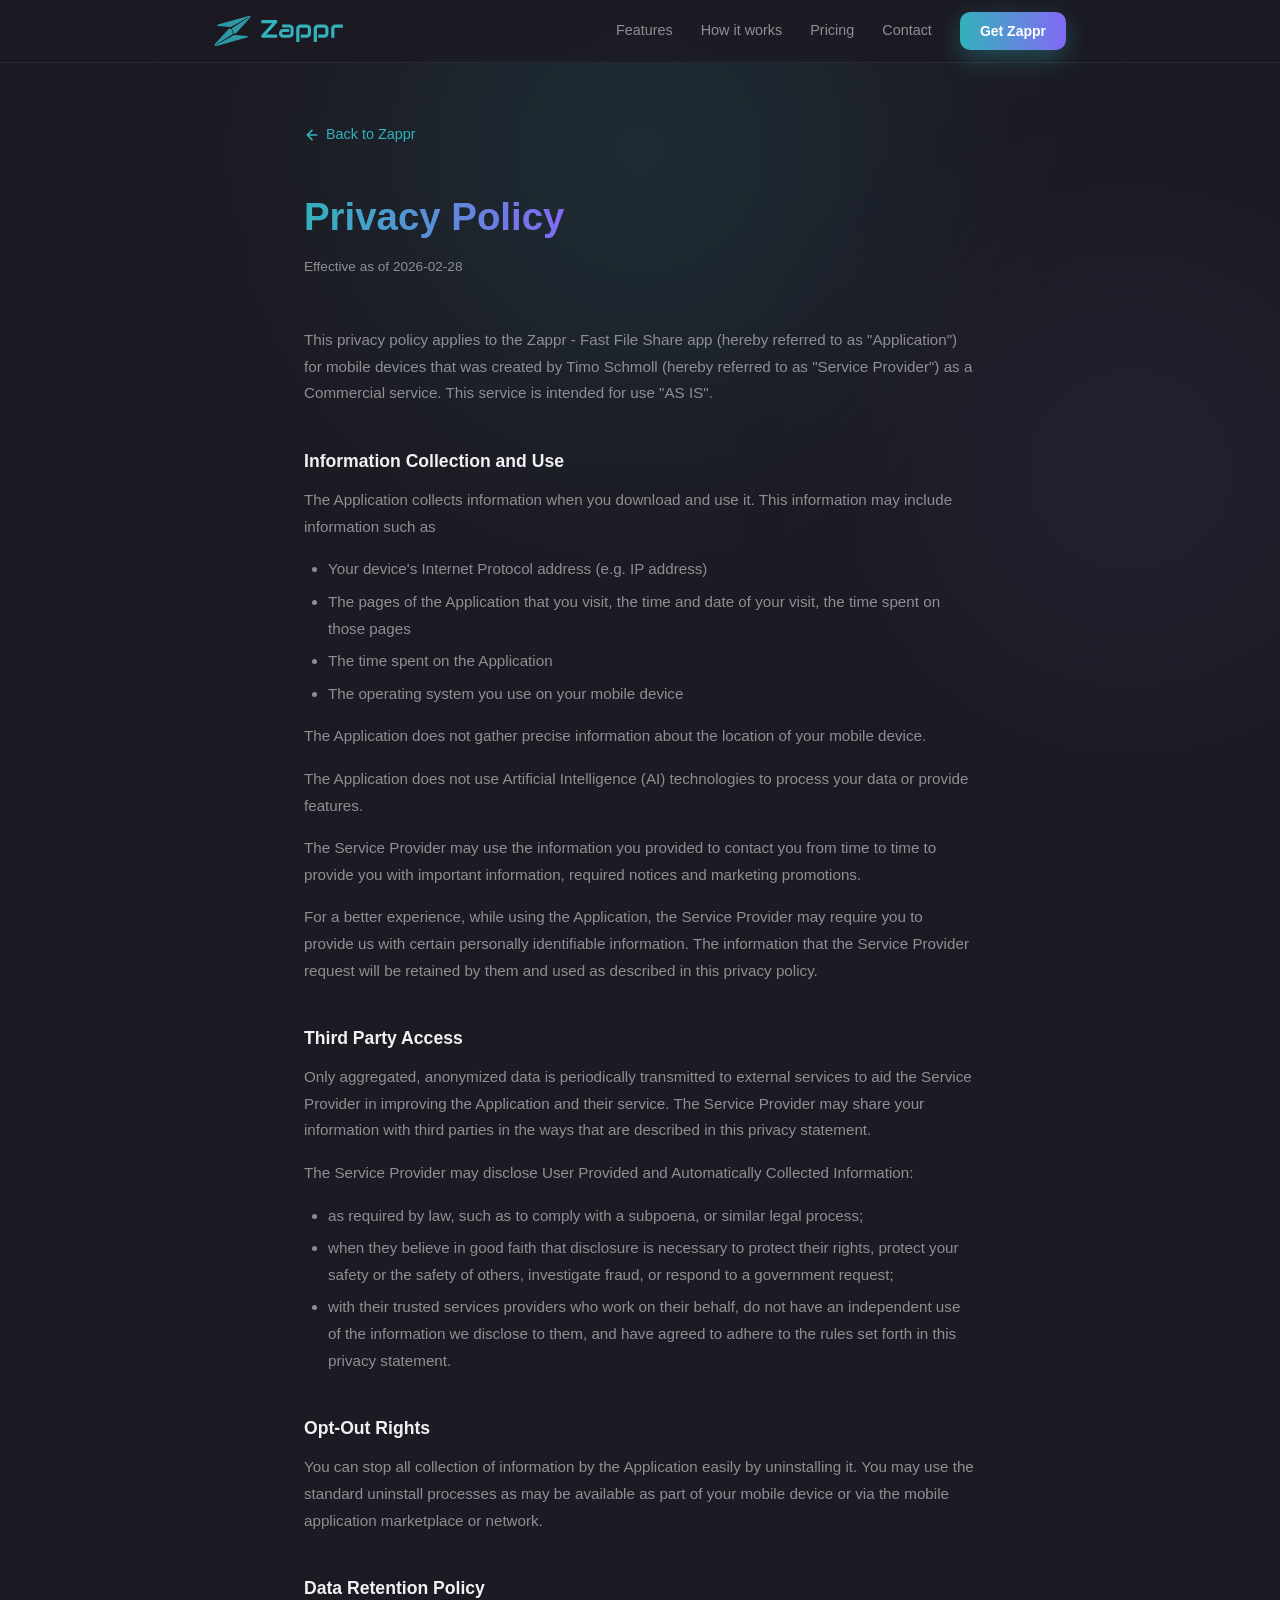
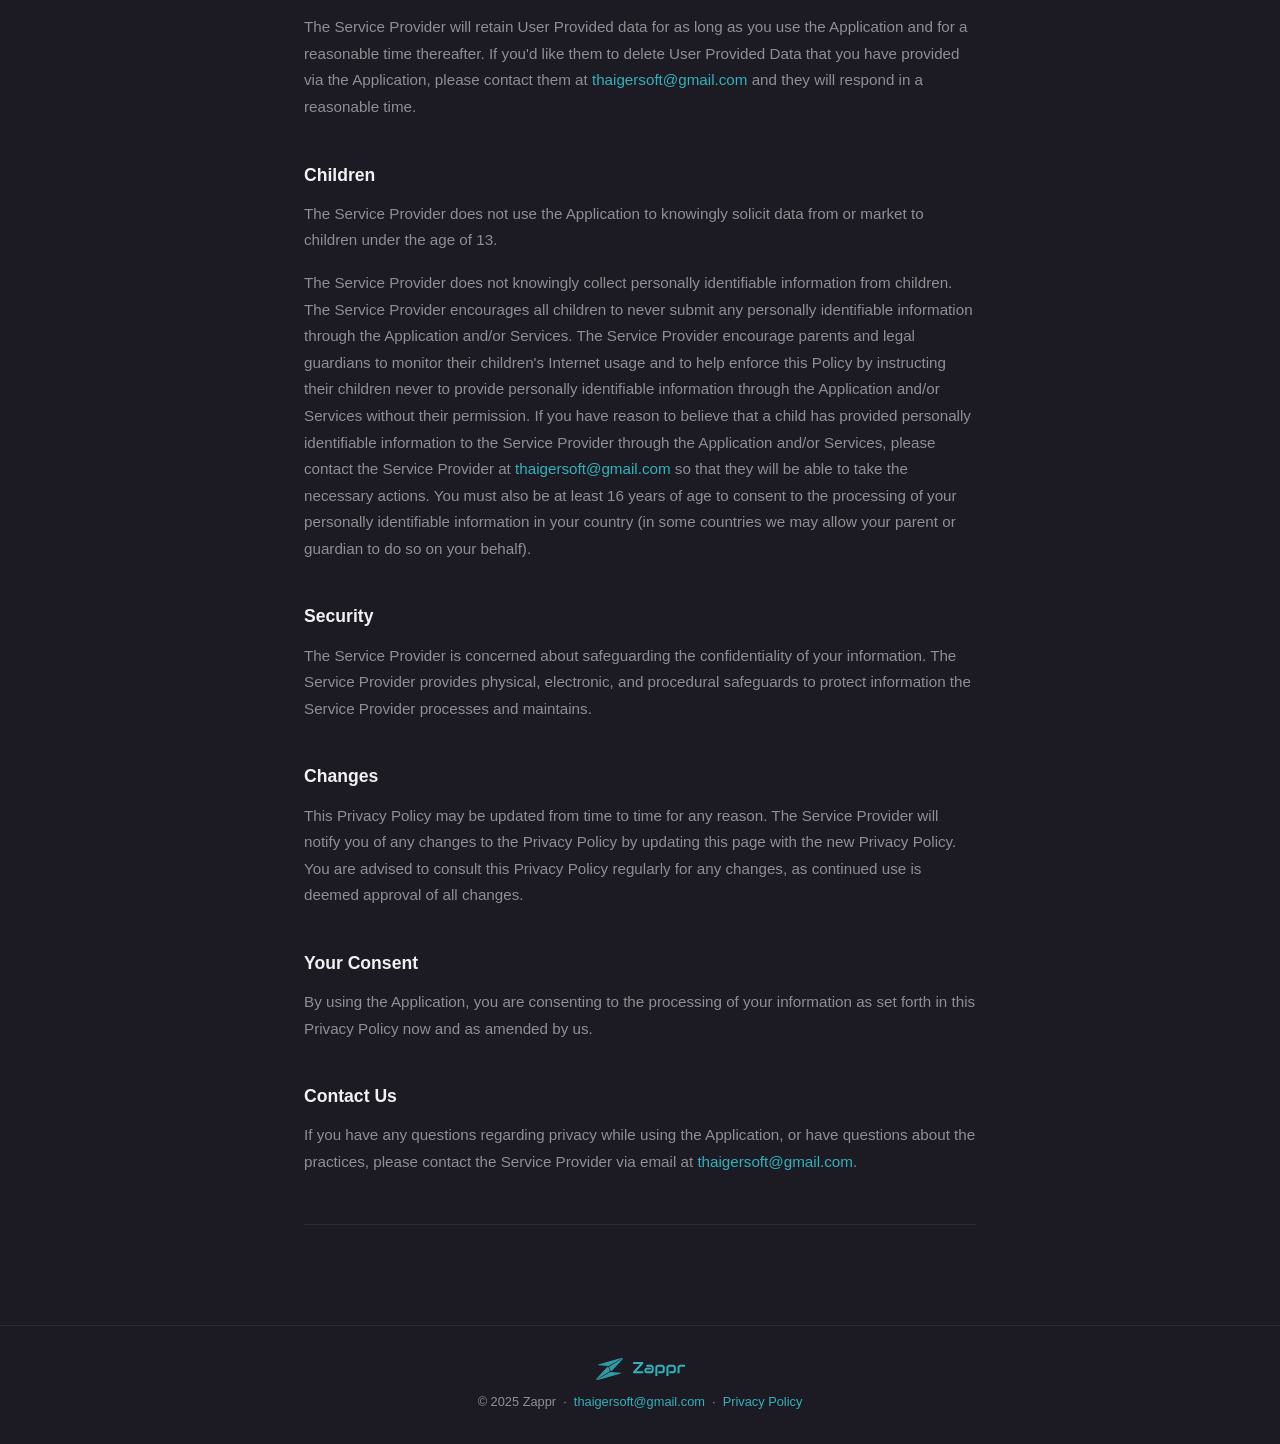
<file: privacy.html>
<!DOCTYPE html>
<html lang="en">
<head>
  <meta charset="UTF-8" />
  <meta name="viewport" content="width=device-width, initial-scale=1.0" />
  <title>Privacy Policy – Zappr</title>
  <link rel="stylesheet" href="style.css" />
  <style>
    .privacy-wrap {
      max-width: 720px;
      margin: 0 auto;
      padding: 60px 24px 100px;
    }
    .privacy-wrap h1 {
      font-size: clamp(1.8rem, 4vw, 2.4rem);
      font-weight: 700;
      margin-bottom: 8px;
    }
    .privacy-wrap .effective {
      color: var(--gray);
      font-size: 0.85rem;
      margin-bottom: 48px;
    }
    .privacy-wrap h2 {
      font-size: 1.1rem;
      font-weight: 700;
      color: var(--white);
      margin-top: 40px;
      margin-bottom: 12px;
    }
    .privacy-wrap p {
      color: var(--gray);
      font-size: 0.95rem;
      line-height: 1.75;
      margin-bottom: 16px;
    }
    .privacy-wrap ul {
      list-style: disc;
      padding-left: 24px;
      margin-bottom: 16px;
    }
    .privacy-wrap ul li {
      color: var(--gray);
      font-size: 0.95rem;
      line-height: 1.75;
      margin-bottom: 6px;
    }
    .privacy-wrap a {
      color: var(--teal);
      text-decoration: none;
    }
    .privacy-wrap a:hover { text-decoration: underline; }
    .privacy-wrap hr {
      border: none;
      border-top: 1px solid rgba(255,255,255,0.08);
      margin: 48px 0 0;
    }
    .back-link {
      display: inline-flex;
      align-items: center;
      gap: 6px;
      color: var(--gray);
      text-decoration: none;
      font-size: 0.9rem;
      margin-bottom: 40px;
      transition: color 0.2s;
    }
    .back-link:hover { color: var(--teal); }
    .back-link svg { width: 16px; height: 16px; }
  </style>
</head>

<body>

  <div class="bg-glow" aria-hidden="true"></div>

  <!-- Inline SVG symbols (reused for nav/footer) -->
  <svg width="0" height="0" style="display:none" xmlns="http://www.w3.org/2000/svg">
    <symbol id="zappr-icon" viewBox="0 0 702 576" fill="none">
      <g transform="matrix(1,0,0,1,-120.145,-193.192)">
        <path d="M513.928,531.515C528.583,533.61 540.056,527.445 549.282,516.68L813.386,224.044C817.862,218.894 820.621,214.128 821.22,209.934C822.366,201.916 814.93,195.818 801.698,193.927C794.778,192.938 786.256,192.979 776.576,193.861L194.096,355.767C194.096,355.767 176.395,360.88 175.108,369.885C173.486,381.233 188.753,384.298 188.753,384.298L426.838,403.213C426.838,403.213 439.327,405.303 448.786,401.62L790.767,206.462C793.626,205.36 796.642,206.043 798.52,207.444C800.38,208.969 800.318,210.848 797.646,212.102L469.795,418.846C461.133,422.769 459.923,426.877 462.609,435.693L485.666,505.448C489.991,518.779 494.997,528.809 513.928,531.515Z" fill="currentColor" fill-opacity="0.85"/>
      </g>
      <g transform="matrix(1,0,0,1,-120.145,-193.192)">
        <path d="M428.408,431.274C413.758,429.141 402.269,435.275 393.015,446.015L128.137,737.951C123.648,743.09 120.876,747.848 120.265,752.041C119.098,760.055 126.518,766.173 139.745,768.099C146.662,769.106 155.184,769.088 164.867,768.232L747.773,607.867C747.773,607.867 765.488,602.802 766.799,593.801C768.451,582.456 753.192,579.352 753.192,579.352L515.158,559.806C515.158,559.806 502.674,557.683 493.206,561.34L150.709,755.593C147.847,756.687 144.833,755.996 142.959,754.59C141.103,753.061 141.17,751.182 143.845,749.934L472.243,544.059C480.914,540.159 482.135,536.055 479.472,527.232L456.6,457.416C452.311,444.074 447.331,434.03 428.408,431.274Z" fill="currentColor" fill-opacity="0.85"/>
      </g>
    </symbol>
    <symbol id="zappr-name" viewBox="0 0 1295 348" fill="none">
      <path d="M256.141 16.1562C258.094 20.7135 258.68 25.5312 257.898 30.6094C257.117 35.5573 255.034 39.7891 251.648 43.3047L84.0703 230.219H255.75V281H26.8438C21.8958 281 17.2734 279.633 12.9766 276.898C8.8099 274.034 5.6849 270.323 3.60156 265.766C1.38802 261.208 0.671875 256.456 1.45312 251.508C2.36458 246.56 4.44792 242.263 7.70312 238.617L175.672 51.7031H3.60156V0.921875H232.898C237.846 0.921875 242.404 2.35417 246.57 5.21875C250.867 7.95312 254.057 11.599 256.141 16.1562ZM514.344 211.078C514.344 218.109 513.107 225.727 510.633 233.93C508.159 242.003 504.122 249.555 498.523 256.586C493.055 263.487 485.828 269.281 476.844 273.969C467.99 278.656 457.182 281 444.422 281H352.82C345.789 281 338.172 279.763 329.969 277.289C321.896 274.815 314.344 270.844 307.312 265.375C300.411 259.776 294.617 252.549 289.93 243.695C285.242 234.711 282.898 223.839 282.898 211.078C282.898 204.047 284.135 196.43 286.609 188.227C289.083 180.023 293.055 172.471 298.523 165.57C304.122 158.539 311.349 152.68 320.203 147.992C329.188 143.305 340.06 140.961 352.82 140.961H444.422V189.398H352.82C345.919 189.398 340.581 191.547 336.805 195.844C333.029 200.01 331.141 205.219 331.141 211.469C331.141 218.109 333.289 223.318 337.586 227.094C342.013 230.74 347.221 232.562 353.211 232.562H444.422C451.323 232.562 456.661 230.479 460.438 226.312C464.214 222.146 466.102 216.938 466.102 210.688V139.789C466.102 133.148 464.018 127.875 459.852 123.969C455.815 120.062 450.672 118.109 444.422 118.109H332.898V69.8672H444.422C451.453 69.8672 459.005 71.1042 467.078 73.5781C475.281 76.0521 482.833 80.0885 489.734 85.6875C496.766 91.1562 502.625 98.3828 507.312 107.367C512 116.221 514.344 127.029 514.344 139.789V211.078ZM790.516 209.711C790.516 218.435 789.409 226.312 787.195 233.344C784.982 240.245 782.052 246.365 778.406 251.703C774.76 256.911 770.529 261.404 765.711 265.18C760.893 268.826 755.815 271.82 750.477 274.164C745.268 276.508 739.995 278.266 734.656 279.438C729.318 280.479 724.24 281 719.422 281H627.82V230.219H719.422C726.193 230.219 731.271 228.461 734.656 224.945C738.042 221.43 739.734 216.352 739.734 209.711V141.352C739.734 134.32 737.977 129.112 734.461 125.727C731.076 122.341 726.062 120.648 719.422 120.648H628.211C621.31 120.648 616.102 122.406 612.586 125.922C609.07 129.307 607.312 134.32 607.312 140.961V347.016H556.531V140.961C556.531 132.237 557.638 124.424 559.852 117.523C562.065 110.622 564.995 104.568 568.641 99.3594C572.417 94.0208 576.714 89.5286 581.531 85.8828C586.349 82.1068 591.362 79.0469 596.57 76.7031C601.909 74.3594 607.247 72.6667 612.586 71.625C618.055 70.4531 623.133 69.8672 627.82 69.8672H719.422C728.146 69.8672 735.958 70.974 742.859 73.1875C749.76 75.401 755.815 78.3307 761.023 81.9766C766.362 85.6224 770.854 89.8542 774.5 94.6719C778.276 99.4896 781.336 104.568 783.68 109.906C786.023 115.115 787.716 120.388 788.758 125.727C789.93 131.065 790.516 136.143 790.516 140.961V209.711ZM1066.69 209.711C1066.69 218.435 1065.58 226.312 1063.37 233.344C1061.15 240.245 1058.22 246.365 1054.58 251.703C1050.93 256.911 1046.7 261.404 1041.88 265.18C1037.07 268.826 1031.99 271.82 1026.65 274.164C1021.44 276.508 1016.17 278.266 1010.83 279.438C1005.49 280.479 1000.41 281 995.594 281H903.992V230.219H995.594C1002.36 230.219 1007.44 228.461 1010.83 224.945C1014.21 221.43 1015.91 216.352 1015.91 209.711V141.352C1015.91 134.32 1014.15 129.112 1010.63 125.727C1007.25 122.341 1002.23 120.648 995.594 120.648H904.383C897.482 120.648 892.273 122.406 888.758 125.922C885.242 129.307 883.484 134.32 883.484 140.961V347.016H832.703V140.961C832.703 132.237 833.81 124.424 836.023 117.523C838.237 110.622 841.167 104.568 844.812 99.3594C848.589 94.0208 852.885 89.5286 857.703 85.8828C862.521 82.1068 867.534 79.0469 872.742 76.7031C878.081 74.3594 883.419 72.6667 888.758 71.625C894.227 70.4531 899.305 69.8672 903.992 69.8672H995.594C1004.32 69.8672 1012.13 70.974 1019.03 73.1875C1025.93 75.401 1031.99 78.3307 1037.2 81.9766C1042.53 85.6224 1047.03 89.8542 1050.67 94.6719C1054.45 99.4896 1057.51 104.568 1059.85 109.906C1062.2 115.115 1063.89 120.388 1064.93 125.727C1066.1 131.065 1066.69 136.143 1066.69 140.961V209.711ZM1294.81 120.648H1180.55C1173.65 120.648 1168.45 122.406 1164.93 125.922C1161.41 129.307 1159.66 134.32 1159.66 140.961V281H1108.88V140.961C1108.88 132.237 1109.98 124.424 1112.2 117.523C1114.41 110.622 1117.34 104.568 1120.98 99.3594C1124.76 94.0208 1129.06 89.5286 1133.88 85.8828C1138.69 82.1068 1143.71 79.0469 1148.91 76.7031C1154.25 74.3594 1159.59 72.6667 1164.93 71.625C1170.4 70.4531 1175.48 69.8672 1180.16 69.8672H1294.81V120.648Z" fill="currentColor"/>
    </symbol>
  </svg>

  <!-- NAV -->
  <nav>
    <div class="container inner">
      <a href="index.html" class="nav-logo">
        <svg class="icon" viewBox="0 0 702 576" width="37" height="30" aria-label="Zappr icon"><use href="#zappr-icon"/></svg>
        <svg class="name" viewBox="0 0 1295 348" width="82" height="22" aria-label="Zappr"><use href="#zappr-name"/></svg>
      </a>
      <div class="nav-links">
        <a href="index.html#features" class="nav-link">Features</a>
        <a href="index.html#how"      class="nav-link">How it works</a>
        <a href="index.html#pricing"  class="nav-link">Pricing</a>
        <a href="index.html#contact"  class="nav-link">Contact</a>
        <a href="index.html#pricing"  class="btn btn-primary nav-cta">Get Zappr</a>
      </div>
    </div>
  </nav>

  <!-- CONTENT -->
  <div class="privacy-wrap" style="position:relative;z-index:1;">

    <a href="index.html" class="back-link">
      <svg viewBox="0 0 24 24" fill="none" stroke="currentColor" stroke-width="2.5" stroke-linecap="round" stroke-linejoin="round">
        <path d="M19 12H5M12 5l-7 7 7 7"/>
      </svg>
      Back to Zappr
    </a>

    <h1><span class="gradient-text">Privacy Policy</span></h1>
    <p class="effective">Effective as of 2026-02-28</p>

    <p>This privacy policy applies to the Zappr - Fast File Share app (hereby referred to as "Application") for mobile devices that was created by Timo Schmoll (hereby referred to as "Service Provider") as a Commercial service. This service is intended for use "AS IS".</p>

    <h2>Information Collection and Use</h2>
    <p>The Application collects information when you download and use it. This information may include information such as</p>
    <ul>
      <li>Your device's Internet Protocol address (e.g. IP address)</li>
      <li>The pages of the Application that you visit, the time and date of your visit, the time spent on those pages</li>
      <li>The time spent on the Application</li>
      <li>The operating system you use on your mobile device</li>
    </ul>
    <p>The Application does not gather precise information about the location of your mobile device.</p>
    <p>The Application does not use Artificial Intelligence (AI) technologies to process your data or provide features.</p>
    <p>The Service Provider may use the information you provided to contact you from time to time to provide you with important information, required notices and marketing promotions.</p>
    <p>For a better experience, while using the Application, the Service Provider may require you to provide us with certain personally identifiable information. The information that the Service Provider request will be retained by them and used as described in this privacy policy.</p>

    <h2>Third Party Access</h2>
    <p>Only aggregated, anonymized data is periodically transmitted to external services to aid the Service Provider in improving the Application and their service. The Service Provider may share your information with third parties in the ways that are described in this privacy statement.</p>
    <p>The Service Provider may disclose User Provided and Automatically Collected Information:</p>
    <ul>
      <li>as required by law, such as to comply with a subpoena, or similar legal process;</li>
      <li>when they believe in good faith that disclosure is necessary to protect their rights, protect your safety or the safety of others, investigate fraud, or respond to a government request;</li>
      <li>with their trusted services providers who work on their behalf, do not have an independent use of the information we disclose to them, and have agreed to adhere to the rules set forth in this privacy statement.</li>
    </ul>

    <h2>Opt-Out Rights</h2>
    <p>You can stop all collection of information by the Application easily by uninstalling it. You may use the standard uninstall processes as may be available as part of your mobile device or via the mobile application marketplace or network.</p>

    <h2>Data Retention Policy</h2>
    <p>The Service Provider will retain User Provided data for as long as you use the Application and for a reasonable time thereafter. If you'd like them to delete User Provided Data that you have provided via the Application, please contact them at <a href="mailto:thaigersoft@gmail.com">thaigersoft@gmail.com</a> and they will respond in a reasonable time.</p>

    <h2>Children</h2>
    <p>The Service Provider does not use the Application to knowingly solicit data from or market to children under the age of 13.</p>
    <p>The Service Provider does not knowingly collect personally identifiable information from children. The Service Provider encourages all children to never submit any personally identifiable information through the Application and/or Services. The Service Provider encourage parents and legal guardians to monitor their children's Internet usage and to help enforce this Policy by instructing their children never to provide personally identifiable information through the Application and/or Services without their permission. If you have reason to believe that a child has provided personally identifiable information to the Service Provider through the Application and/or Services, please contact the Service Provider at <a href="mailto:thaigersoft@gmail.com">thaigersoft@gmail.com</a> so that they will be able to take the necessary actions. You must also be at least 16 years of age to consent to the processing of your personally identifiable information in your country (in some countries we may allow your parent or guardian to do so on your behalf).</p>

    <h2>Security</h2>
    <p>The Service Provider is concerned about safeguarding the confidentiality of your information. The Service Provider provides physical, electronic, and procedural safeguards to protect information the Service Provider processes and maintains.</p>

    <h2>Changes</h2>
    <p>This Privacy Policy may be updated from time to time for any reason. The Service Provider will notify you of any changes to the Privacy Policy by updating this page with the new Privacy Policy. You are advised to consult this Privacy Policy regularly for any changes, as continued use is deemed approval of all changes.</p>

    <h2>Your Consent</h2>
    <p>By using the Application, you are consenting to the processing of your information as set forth in this Privacy Policy now and as amended by us.</p>

    <h2>Contact Us</h2>
    <p>If you have any questions regarding privacy while using the Application, or have questions about the practices, please contact the Service Provider via email at <a href="mailto:thaigersoft@gmail.com">thaigersoft@gmail.com</a>.</p>

    <hr />
  </div>

  <!-- FOOTER -->
  <footer>
    <div class="container">
      <div class="foot-logo">
        <svg class="icon" viewBox="0 0 702 576" width="27" height="22" aria-label="Zappr icon"><use href="#zappr-icon"/></svg>
        <svg class="name" viewBox="0 0 1295 348" width="52" height="14" aria-label="Zappr"><use href="#zappr-name"/></svg>
      </div>
      <p>
        &copy; 2025 Zappr &nbsp;·&nbsp;
        <a href="mailto:thaigersoft@gmail.com">thaigersoft@gmail.com</a>
        &nbsp;·&nbsp;
        <a href="privacy.html">Privacy Policy</a>
      </p>
    </div>
  </footer>

</body>
</html>
</file>
<file: style.css>
/* ─── Tokens ─────────────────────────────────────── */
:root {
  --dark:       #1c1b23;
  --light-dark: #292734;
  --teal:       #33b1bc;
  --violet:     #836af4;
  --gray:       #8e8e93;
  --white:      #f1f0f3;
  --radius-sm:  10px;
  --radius-md:  16px;
  --radius-lg:  24px;
}

/* ─── Reset ──────────────────────────────────────── */
*, *::before, *::after { box-sizing: border-box; margin: 0; padding: 0; }
html { scroll-behavior: smooth; }

body {
  background: var(--dark);
  color: var(--white);
  font-family: -apple-system, BlinkMacSystemFont, "Segoe UI", Helvetica, Arial, sans-serif;
  line-height: 1.6;
  overflow-x: hidden;
}

/* ─── Utility ────────────────────────────────────── */
.container {
  max-width: 900px;
  margin: 0 auto;
  padding: 0 24px;
}

.gradient-text {
  background: linear-gradient(90deg, var(--teal), var(--violet));
  -webkit-background-clip: text;
  -webkit-text-fill-color: transparent;
  background-clip: text;
}

.btn {
  display: inline-flex;
  align-items: center;
  gap: 10px;
  padding: 14px 32px;
  border-radius: var(--radius-sm);
  font-size: 1rem;
  font-weight: 600;
  cursor: pointer;
  text-decoration: none;
  border: none;
  transition: opacity 0.2s, transform 0.15s;
}
.btn:hover { opacity: 0.88; transform: translateY(-1px); }
.btn:active { transform: translateY(0); }

.btn-primary {
  background: linear-gradient(90deg, var(--teal), var(--violet));
  color: #fff;
  box-shadow: 0 8px 24px rgba(51, 177, 188, 0.35);
}
.btn-secondary {
  background: var(--light-dark);
  color: var(--white);
  border: 1px solid rgba(131, 106, 244, 0.35);
}

/* ─── Animated Gradient BG ───────────────────────── */
.bg-glow {
  position: fixed;
  inset: 0;
  pointer-events: none;
  z-index: 0;
  overflow: hidden;
}
.bg-glow::before,
.bg-glow::after {
  content: "";
  position: absolute;
  border-radius: 50%;
  filter: blur(120px);
  animation: pulse 6s ease-in-out infinite alternate;
}
.bg-glow::before {
  width: 700px; height: 700px;
  top: -200px; left: 50%;
  transform: translateX(-50%);
  background: radial-gradient(circle, rgba(51,177,188,0.18) 0%, transparent 70%);
}
.bg-glow::after {
  width: 500px; height: 500px;
  bottom: 20%; right: -100px;
  background: radial-gradient(circle, rgba(131,106,244,0.14) 0%, transparent 70%);
  animation-delay: -3s;
}
@keyframes pulse {
  from { transform: translateX(-50%) scale(1); opacity: 0.8; }
  to   { transform: translateX(-50%) scale(1.2); opacity: 1; }
}
.bg-glow::after { animation-name: pulseRight; }
@keyframes pulseRight {
  from { transform: scale(1); opacity: 0.6; }
  to   { transform: scale(1.25); opacity: 1; }
}

/* ─── NAV ────────────────────────────────────────── */
nav {
  position: sticky;
  top: 0;
  z-index: 100;
  background: rgba(28, 27, 35, 0.85);
  backdrop-filter: blur(16px);
  -webkit-backdrop-filter: blur(16px);
  border-bottom: 1px solid rgba(255,255,255,0.06);
}
nav .inner {
  display: flex;
  align-items: center;
  justify-content: space-between;
  height: 62px;
}
.nav-logo {
  display: flex;
  align-items: center;
  gap: 10px;
  text-decoration: none;
}
.nav-logo svg.icon { width: 37px; height: 30px; color: var(--teal); }
.nav-logo svg.name { width: 82px; height: 22px; color: var(--teal); }
nav .nav-link {
  color: var(--gray);
  text-decoration: none;
  font-size: 0.9rem;
  font-weight: 500;
  transition: color 0.2s;
}
nav .nav-link:hover { color: var(--teal); }
nav .nav-links { display: flex; gap: 28px; align-items: center; }
nav .nav-cta {
  padding: 8px 20px;
  font-size: 0.875rem;
}

/* ─── HERO ───────────────────────────────────────── */
#hero {
  position: relative;
  z-index: 1;
  padding: 100px 0 80px;
  text-align: center;
}
.hero-logo {
  display: inline-flex;
  align-items: center;
  gap: 14px;
  margin-bottom: 36px;
}
.hero-logo .icon-wrap {
  position: relative;
  width: 110px; height: 90px;
}
.hero-logo .icon-wrap .glow {
  position: absolute;
  inset: -12px;
  border-radius: 50%;
  background: radial-gradient(circle, rgba(51,177,188,0.5) 0%, transparent 70%);
  animation: iconPulse 3s ease-in-out infinite alternate;
}
@keyframes iconPulse {
  from { opacity: 0.4; transform: scale(0.95); }
  to   { opacity: 0.8; transform: scale(1.1); }
}
.hero-logo .icon-wrap svg { width: 110px; height: 90px; position: relative; z-index: 1; color: var(--teal); }
.hero-logo .name-img { width: 200px; height: 54px; color: var(--teal); }

#hero h1 {
  font-size: clamp(2rem, 5vw, 3.2rem);
  font-weight: 700;
  line-height: 1.2;
  margin-bottom: 20px;
}
#hero p.sub {
  font-size: clamp(1rem, 2.5vw, 1.2rem);
  color: var(--gray);
  max-width: 560px;
  margin: 0 auto 44px;
}
.hero-actions {
  display: flex;
  gap: 16px;
  justify-content: center;
  flex-wrap: wrap;
}

/* ─── APP STORE BADGE ────────────────────────────── */
.appstore-badge {
  display: inline-flex;
  align-items: center;
  gap: 12px;
  background: var(--light-dark);
  border: 1px solid rgba(51,177,188,0.25);
  border-radius: var(--radius-sm);
  padding: 10px 24px;
  text-decoration: none;
  color: var(--white);
  transition: border-color 0.2s, transform 0.15s;
}
.appstore-badge:hover { border-color: var(--teal); transform: translateY(-1px); }
.appstore-badge svg { width: 24px; height: 24px; }
.appstore-badge .badge-text { text-align: left; }
.appstore-badge .badge-text span { display: block; }
.appstore-badge .badge-text .sub  { font-size: 0.7rem; color: var(--gray); margin: 0; }
.appstore-badge .badge-text .main { font-size: 1rem; font-weight: 600; }

/* ─── DIVIDER ─────────────────────────────────────── */
.divider {
  border: none;
  border-top: 1px solid rgba(255,255,255,0.08);
  margin: 0;
}

/* ─── SECTIONS ───────────────────────────────────── */
section {
  position: relative;
  z-index: 1;
  padding: 80px 0;
}
section h2 {
  font-size: clamp(1.5rem, 3.5vw, 2rem);
  font-weight: 700;
  margin-bottom: 12px;
}
section .section-sub {
  color: var(--gray);
  margin-bottom: 52px;
  max-width: 540px;
}

/* ─── FEATURES GRID ──────────────────────────────── */
.features-grid {
  display: grid;
  grid-template-columns: repeat(auto-fit, minmax(260px, 1fr));
  gap: 20px;
}
.feature-card {
  background: var(--light-dark);
  border: 1px solid rgba(255,255,255,0.06);
  border-radius: var(--radius-md);
  padding: 28px 24px;
  transition: border-color 0.25s, transform 0.2s;
}
.feature-card:hover {
  border-color: rgba(51,177,188,0.3);
  transform: translateY(-3px);
}
.feature-icon {
  width: 48px; height: 48px;
  border-radius: 12px;
  background: rgba(51,177,188,0.12);
  display: flex;
  align-items: center;
  justify-content: center;
  margin-bottom: 16px;
}
.feature-icon svg { width: 24px; height: 24px; color: var(--teal); }
.feature-icon.violet { background: rgba(131,106,244,0.12); }
.feature-icon.violet svg { color: var(--violet); }
.feature-card h3 {
  font-size: 1rem;
  font-weight: 600;
  margin-bottom: 8px;
}
.feature-card p {
  color: var(--gray);
  font-size: 0.9rem;
  line-height: 1.6;
}

/* ─── HOW IT WORKS ───────────────────────────────── */
.steps {
  display: flex;
  flex-direction: column;
  gap: 28px;
}
.step {
  display: flex;
  gap: 20px;
  align-items: flex-start;
}
.step-num {
  flex-shrink: 0;
  width: 40px; height: 40px;
  border-radius: 50%;
  background: linear-gradient(135deg, var(--teal), var(--violet));
  display: flex;
  align-items: center;
  justify-content: center;
  font-weight: 700;
  font-size: 0.9rem;
  color: #fff;
}
.step-body h3 {
  font-size: 1rem;
  font-weight: 600;
  margin-bottom: 6px;
}
.step-body p { color: var(--gray); font-size: 0.9rem; }

/* ─── PRICING ────────────────────────────────────── */
#pricing {
  text-align: center;
}
.pricing-grid {
  display: grid;
  grid-template-columns: repeat(auto-fit, minmax(280px, 1fr));
  gap: 20px;
  margin-top: 52px;
}
.pricing-card {
  background: var(--light-dark);
  border: 1px solid rgba(255,255,255,0.08);
  border-radius: var(--radius-md);
  padding: 36px 28px;
  position: relative;
  overflow: hidden;
  transition: transform 0.2s;
}
.pricing-card:hover { transform: translateY(-4px); }
.pricing-card.featured {
  border-color: var(--teal);
  box-shadow: 0 0 0 1px var(--teal), 0 12px 40px rgba(51,177,188,0.2);
}
.pricing-card.featured::before {
  content: "Most Popular";
  position: absolute;
  top: 16px; right: -28px;
  background: linear-gradient(90deg, var(--teal), var(--violet));
  color: #fff;
  font-size: 0.7rem;
  font-weight: 700;
  letter-spacing: 0.05em;
  padding: 4px 40px;
  transform: rotate(35deg);
}
.pricing-label {
  font-size: 0.75rem;
  font-weight: 700;
  letter-spacing: 0.1em;
  text-transform: uppercase;
  color: var(--teal);
  margin-bottom: 10px;
}
.pricing-card h3 {
  font-size: 1.3rem;
  font-weight: 700;
  margin-bottom: 8px;
}
.pricing-price {
  font-size: 2.4rem;
  font-weight: 800;
  line-height: 1;
  margin-bottom: 4px;
}
.pricing-price .currency {
  font-size: 1.1rem;
  font-weight: 600;
  vertical-align: super;
}
.pricing-note {
  color: var(--gray);
  font-size: 0.85rem;
  margin-bottom: 28px;
}
.pricing-features {
  list-style: none;
  margin-bottom: 32px;
  display: flex;
  flex-direction: column;
  gap: 12px;
  text-align: left;
}
.pricing-features li {
  display: flex;
  align-items: center;
  gap: 10px;
  font-size: 0.9rem;
  color: var(--gray);
}
.pricing-features li svg {
  flex-shrink: 0;
  width: 18px; height: 18px;
  color: var(--teal);
}
.pricing-card .btn { width: 100%; justify-content: center; }

/* ─── EXTENSIONS ────────────────────────────────── */
#extensions {
  text-align: center;
}
.ext-buttons {
  display: flex;
  flex-wrap: wrap;
  gap: 16px;
  justify-content: center;
}
.ext-btn {
  display: inline-flex;
  align-items: center;
  gap: 12px;
  background: var(--light-dark);
  border: 1px solid rgba(255,255,255,0.08);
  border-radius: var(--radius-sm);
  padding: 14px 24px;
  text-decoration: none;
  color: var(--white);
  font-weight: 600;
  font-size: 0.95rem;
  transition: border-color 0.2s, transform 0.15s;
}
.ext-btn:hover {
  border-color: rgba(51,177,188,0.5);
  transform: translateY(-2px);
  background: rgba(41,39,52,0.9);
}
.ext-btn .ext-icons {
  display: flex;
  align-items: center;
  gap: 6px;
}
.ext-btn img {
  width: 28px;
  height: 28px;
  display: block;
}
.ext-note {
  font-size: 0.8rem;
  margin-top: 20px;
}
.ext-note a {
  color: var(--teal);
  text-decoration: none;
}
.ext-note a:hover { text-decoration: underline; }

/* ─── CONTACT ────────────────────────────────────── */
#contact {
  text-align: center;
}
.contact-box {
  background: var(--light-dark);
  border: 1px solid rgba(255,255,255,0.07);
  border-radius: var(--radius-lg);
  padding: 56px 40px;
  max-width: 560px;
  margin: 0 auto;
}
.contact-box p {
  color: var(--gray);
  margin-bottom: 28px;
}

/* ─── FOOTER ─────────────────────────────────────── */
footer {
  position: relative;
  z-index: 1;
  border-top: 1px solid rgba(255,255,255,0.07);
  padding: 32px 0;
  text-align: center;
}
footer .foot-logo {
  display: inline-flex;
  align-items: center;
  gap: 10px;
  margin-bottom: 12px;
}
footer .foot-logo svg.icon { width: 27px; height: 22px; color: var(--teal); }
footer .foot-logo svg.name { width: 52px; height: 14px; color: var(--teal); }
footer p {
  color: var(--gray);
  font-size: 0.8rem;
}
footer a { color: var(--teal); text-decoration: none; }
footer a:hover { text-decoration: underline; }

/* ─── RESPONSIVE ─────────────────────────────────── */
@media (max-width: 600px) {
  nav .nav-links .nav-link { display: none; }
  .hero-logo .name-img { height: 32px; }
  .contact-box { padding: 36px 24px; }
}
</file>
